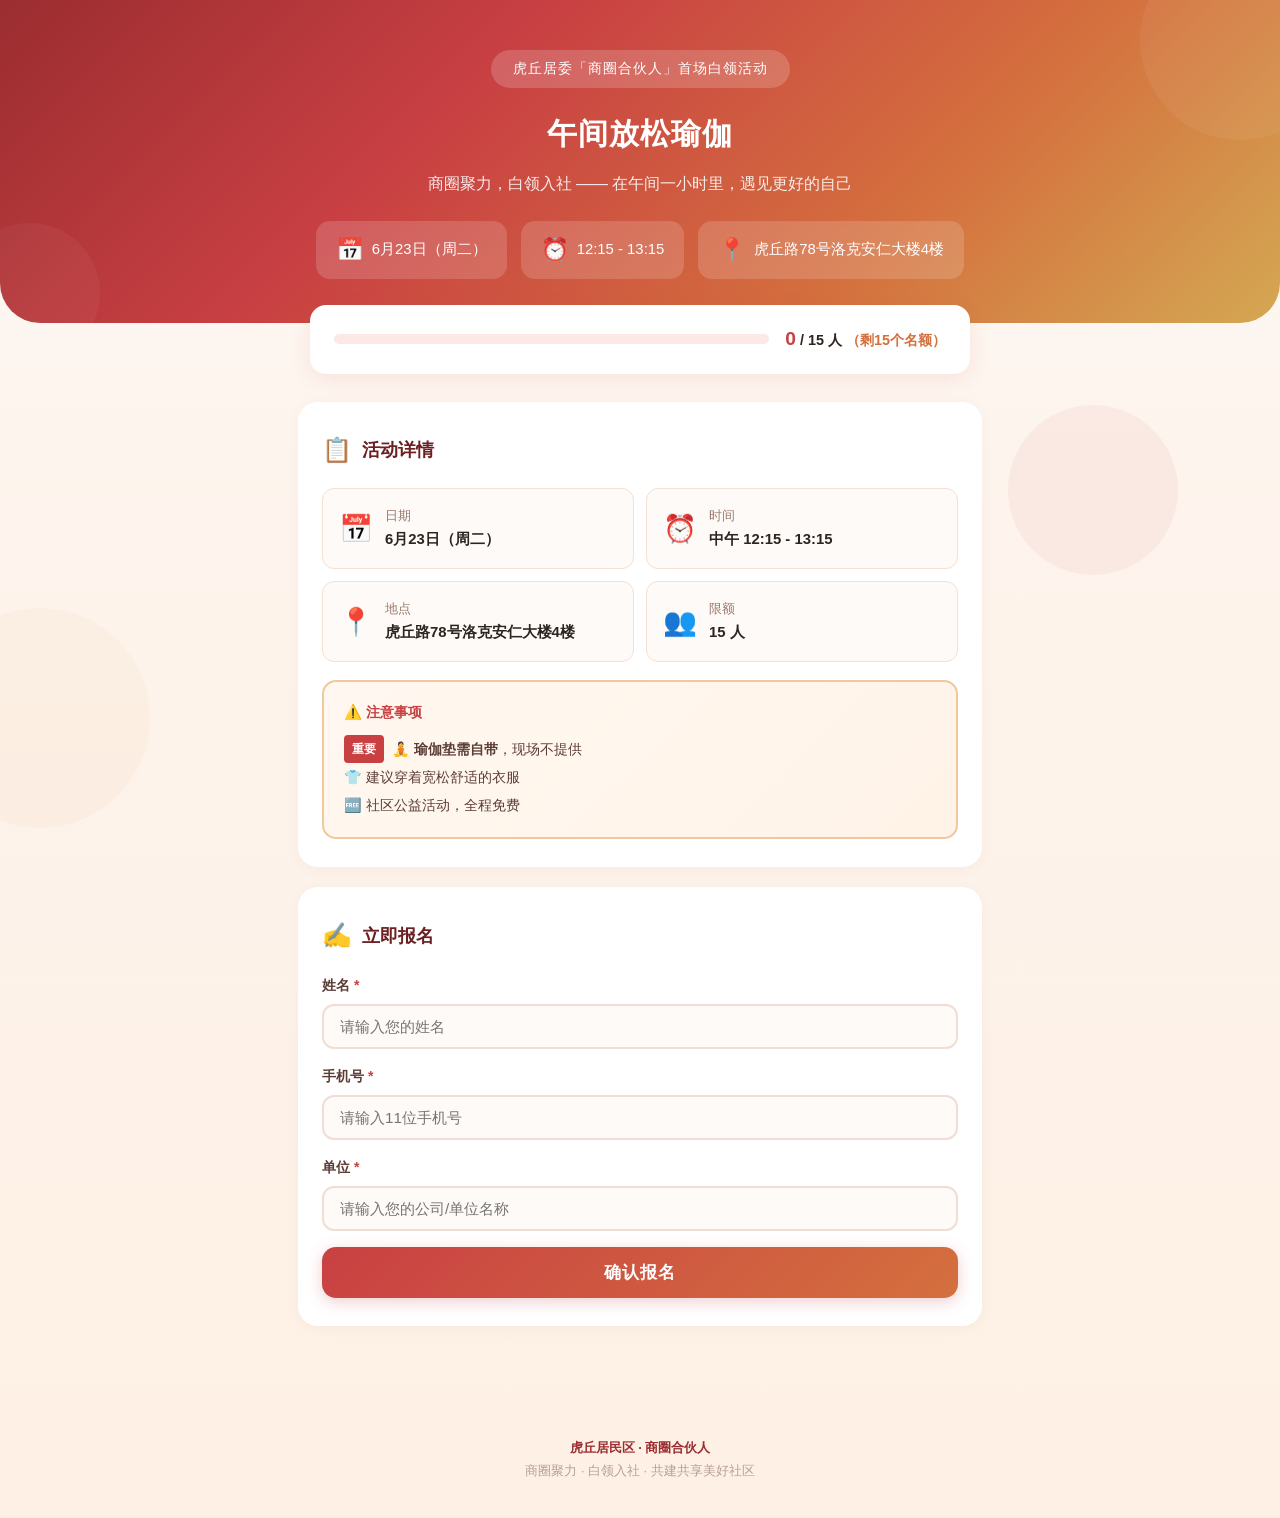
<file: index.html>
<!DOCTYPE html>
<html lang="zh-CN">
<head>
<meta charset="UTF-8">
<meta name="viewport" content="width=device-width, initial-scale=1.0">
<title>虎丘居委 · 商圈合伙人 | 午间放松瑜伽</title>
<link rel="icon" href="data:image/svg+xml,<svg xmlns='http://www.w3.org/2000/svg' viewBox='0 0 100 100'><text y='.9em' font-size='90'>🧘</text></svg>">
<style>
* { box-sizing: border-box; margin: 0; padding: 0; }
html { scroll-behavior: smooth; }
body {
  font-family: -apple-system, BlinkMacSystemFont, "PingFang SC", "Microsoft YaHei", "Noto Sans SC", sans-serif;
  background: linear-gradient(180deg, #fef9f6 0%, #fdf4ed 30%, #fef0e4 100%);
  color: #2d2420; line-height: 1.7; min-height: 100vh;
}
.bg-deco {
  position: fixed; pointer-events: none; z-index: 0; overflow: hidden;
  top: 0; left: 0; width: 100%; height: 100%;
}
.bg-deco .circle {
  position: absolute; border-radius: 50%; opacity: .06;
  animation: floatCircle 22s ease-in-out infinite;
}
.bg-deco .circle:nth-child(1) { width: 340px; height: 340px; background: #c94043; top: -100px; right: -70px; }
.bg-deco .circle:nth-child(2) { width: 220px; height: 220px; background: #d4a853; bottom: 8%; left: -70px; animation-delay: -8s; }
.bg-deco .circle:nth-child(3) { width: 170px; height: 170px; background: #c94043; top: 45%; right: 8%; animation-delay: -16s; }
@keyframes floatCircle {
  0%, 100% { transform: translateY(0) scale(1); }
  50% { transform: translateY(-35px) scale(1.12); }
}

.hero {
  position: relative; z-index: 1;
  background: linear-gradient(135deg, #9b2d30 0%, #c94043 35%, #d4703e 70%, #d4a853 100%);
  color: #fff; text-align: center; padding: 50px 20px 44px;
  border-radius: 0 0 40px 40px; overflow: hidden;
}
.hero::before { content: ''; position: absolute; top: -60px; right: -60px; width: 200px; height: 200px; background: rgba(255,255,255,.05); border-radius: 50%; }
.hero::after  { content: ''; position: absolute; bottom: -40px; left: -40px; width: 140px; height: 140px; background: rgba(255,255,255,.04); border-radius: 50%; }
.hero * { position: relative; z-index: 1; }
.hero-logo {
  display: inline-block; background: rgba(255,255,255,.18); backdrop-filter: blur(4px);
  padding: 7px 22px; border-radius: 22px; font-size: .88rem; letter-spacing: 1px; margin-bottom: 20px;
}
.hero h1 { font-size: 1.9rem; font-weight: 800; margin-bottom: 10px; letter-spacing: 1px; }
.hero .sub { font-size: 1rem; opacity: .88; margin-bottom: 24px; }
.hero-info { display: flex; justify-content: center; gap: 14px; flex-wrap: wrap; }
.hero-info .tag {
  background: rgba(255,255,255,.16); backdrop-filter: blur(4px);
  padding: 10px 20px; border-radius: 14px; font-size: .93rem;
  display: flex; align-items: center; gap: 8px;
}
.tag .emoji { font-size: 1.4rem; }

.progress-wrap { position: relative; z-index: 1; max-width: 700px; margin: -18px auto 0; padding: 0 20px; }
.progress-card {
  background: #fff; border-radius: 16px; padding: 18px 24px;
  box-shadow: 0 4px 20px rgba(201,64,67,.1);
  display: flex; align-items: center; gap: 16px; flex-wrap: wrap;
}
.progress-bar-outer { flex: 1; min-width: 140px; height: 10px; background: #fce8e6; border-radius: 5px; overflow: hidden; }
.progress-bar-inner { height: 100%; background: linear-gradient(90deg, #c94043, #d4a853); border-radius: 5px; transition: width .5s ease; }
.progress-text { font-size: .9rem; font-weight: 600; white-space: nowrap; }
.progress-text .num { color: #c94043; font-size: 1.2rem; }
.progress-text .left { color: #d4703e; }

.main { position: relative; z-index: 1; max-width: 720px; margin: 0 auto; padding: 28px 18px 80px; }

.section {
  background: #fff; border-radius: 20px; padding: 28px 24px;
  box-shadow: 0 2px 16px rgba(0,0,0,.035); margin-bottom: 20px;
}
.section h2 {
  font-size: 1.15rem; font-weight: 700; margin-bottom: 18px;
  display: flex; align-items: center; gap: 10px; color: #6b2022;
}
.section h2 .icon { font-size: 1.5rem; }

.detail-grid { display: grid; grid-template-columns: 1fr 1fr; gap: 12px; }
.detail-card {
  background: #fefaf7; border: 1px solid #f5e0d2; border-radius: 12px; padding: 16px;
  display: flex; align-items: center; gap: 12px;
}
.detail-card .d-icon { font-size: 1.7rem; flex-shrink: 0; }
.detail-card .d-title { font-size: .8rem; color: #9b7a6e; }
.detail-card .d-value { font-size: .93rem; font-weight: 700; color: #2d2420; }

.form-row { margin-bottom: 16px; }
.form-row label { display: block; font-size: .88rem; font-weight: 600; color: #5c3d36; margin-bottom: 6px; }
.form-row label .req { color: #c94043; }
.form-row input {
  width: 100%; padding: 12px 16px; font-size: .95rem; font-family: inherit;
  border: 2px solid #f0ddd4; border-radius: 12px; outline: none;
  transition: border-color .2s, box-shadow .2s; background: #fefaf7;
}
.form-row input:focus { border-color: #c94043; box-shadow: 0 0 0 3px rgba(201,64,67,.08); }

.btn-submit {
  width: 100%; padding: 14px; font-size: 1.05rem; font-weight: 700; font-family: inherit;
  color: #fff; border: none; border-radius: 14px; cursor: pointer;
  background: linear-gradient(135deg, #c94043, #d4703e);
  letter-spacing: 1px; transition: transform .15s, box-shadow .2s;
  box-shadow: 0 4px 16px rgba(201,64,67,.25);
}
.btn-submit:hover:not(:disabled) { transform: translateY(-2px); box-shadow: 0 6px 24px rgba(201,64,67,.35); }
.btn-submit:disabled { background: #ccc; box-shadow: none; cursor: not-allowed; }

.msg { padding: 12px 16px; border-radius: 12px; font-size: .88rem; margin-bottom: 16px; }
.msg-err { background: #fff0ef; color: #b5393b; border: 1px solid #ffd4d0; }
.msg-ok  { background: #edfff5; color: #1e7e4a; border: 1px solid #c3f0d1; }
.msg-info { background: #fef8f2; color: #8c6550; text-align: center; padding: 24px; font-size: 1rem; border-radius: 14px; }

.footer { text-align: center; padding: 10px 20px 36px; font-size: .8rem; color: #b8a095; position: relative; z-index: 1; line-height: 1.8; }
.footer .org { color: #9b2d30; font-weight: 600; }

@media (max-width: 600px) {
  .hero { padding: 38px 16px 34px; border-radius: 0 0 28px 28px; }
  .hero h1 { font-size: 1.4rem; }
  .detail-grid { grid-template-columns: 1fr; }
  .progress-card { padding: 14px 16px; }
  .section { padding: 20px 16px; border-radius: 16px; }
}
</style>
</head>
<body>

<div class="bg-deco"><div class="circle"></div><div class="circle"></div><div class="circle"></div></div>

<header class="hero">
  <div class="hero-logo">虎丘居委「商圈合伙人」首场白领活动</div>
  <h1>午间放松瑜伽</h1>
  <p class="sub">商圈聚力，白领入社 —— 在午间一小时里，遇见更好的自己</p>
  <div class="hero-info">
    <div class="tag"><span class="emoji">📅</span> 6月23日（周二）</div>
    <div class="tag"><span class="emoji">⏰</span> 12:15 - 13:15</div>
    <div class="tag"><span class="emoji">📍</span> 虎丘路78号洛克安仁大楼4楼</div>
  </div>
</header>

<div class="progress-wrap">
  <div class="progress-card">
    <div class="progress-bar-outer"><div class="progress-bar-inner" id="barFill" style="width:0%"></div></div>
    <div class="progress-text" id="barText">加载中...</div>
  </div>
</div>

<main class="main">

  <section class="section">
    <h2><span class="icon">📋</span> 活动详情</h2>
    <div class="detail-grid">
      <div class="detail-card"><span class="d-icon">📅</span><div><div class="d-title">日期</div><div class="d-value">6月23日（周二）</div></div></div>
      <div class="detail-card"><span class="d-icon">⏰</span><div><div class="d-title">时间</div><div class="d-value">中午 12:15 - 13:15</div></div></div>
      <div class="detail-card"><span class="d-icon">📍</span><div><div class="d-title">地点</div><div class="d-value">虎丘路78号洛克安仁大楼4楼</div></div></div>
      <div class="detail-card"><span class="d-icon">👥</span><div><div class="d-title">限额</div><div class="d-value">15 人</div></div></div>
    </div>
    <div style="margin-top:18px;background:linear-gradient(135deg,#fff8f0,#fff3e8);border:2px solid #f0c8a0;border-radius:14px;padding:18px 20px;">
      <div style="font-weight:700;font-size:.9rem;color:#c94043;margin-bottom:10px;">⚠️ 注意事项</div>
      <div style="font-size:.88rem;color:#5c3d36;line-height:2;">
        <div style="display:flex;align-items:center;gap:8px;">
          <span style="background:#c94043;color:#fff;font-size:.75rem;font-weight:700;padding:2px 8px;border-radius:4px;">重要</span>
          <span>🧘 <strong>瑜伽垫需自带</strong>，现场不提供</span>
        </div>
        <div>👕 建议穿着宽松舒适的衣服</div>
        <div>🆓 社区公益活动，全程免费</div>
      </div>
    </div>
  </section>

  <section class="section" id="formSection">
    <h2><span class="icon">✍️</span> 立即报名</h2>
    <div id="formMsg"></div>
    <div class="form-row"><label>姓名 <span class="req">*</span></label><input id="inpName" type="text" placeholder="请输入您的姓名"></div>
    <div class="form-row"><label>手机号 <span class="req">*</span></label><input id="inpPhone" type="tel" placeholder="请输入11位手机号" maxlength="11"></div>
    <div class="form-row"><label>单位 <span class="req">*</span></label><input id="inpOrg" type="text" placeholder="请输入您的公司/单位名称"></div>
    <button class="btn-submit" id="btnSubmit" onclick="submitForm()">确认报名</button>
  </section>

</main>

<footer class="footer">
  <span class="org">虎丘居民区 · 商圈合伙人</span><br>
  商圈聚力 · 白领入社 · 共建共享美好社区
</footer>

<script>
var STORE = 'yoga_signup_data';
var MAX = 15;

function load() {
  try { return JSON.parse(localStorage.getItem(STORE)) || []; }
  catch(e) { return []; }
}
function save(list) { localStorage.setItem(STORE, JSON.stringify(list)); }

function updateBar() {
  var list = load();
  var total = list.length;
  var pct = total / MAX * 100;
  document.getElementById('barFill').style.width = pct + '%';
  var left = MAX - total;
  document.getElementById('barText').innerHTML =
    '<span class="num">' + total + '</span> / ' + MAX + ' 人' +
    (left > 0 ? ' <span class="left">（剩' + left + '个名额）</span>' : ' <span style="color:#c94043">（已满）</span>');
  if (total >= MAX) {
    document.getElementById('btnSubmit').disabled = true;
    document.getElementById('formMsg').innerHTML = '<div class="msg msg-info">🌸 名额已满，感谢大家的热情参与！</div>';
  }
}

function submitForm() {
  var name = document.getElementById('inpName').value.trim();
  var phone = document.getElementById('inpPhone').value.trim();
  var org = document.getElementById('inpOrg').value.trim();
  var msgEl = document.getElementById('formMsg');

  if (!name) { msgEl.innerHTML = '<div class="msg msg-err">请输入姓名</div>'; return; }
  if (!phone) { msgEl.innerHTML = '<div class="msg msg-err">请输入手机号</div>'; return; }
  if (!/^1[3-9]\d{9}$/.test(phone)) { msgEl.innerHTML = '<div class="msg msg-err">请输入正确的11位手机号</div>'; return; }
  if (!org) { msgEl.innerHTML = '<div class="msg msg-err">请输入单位名称</div>'; return; }

  var list = load();
  if (list.length >= MAX) { msgEl.innerHTML = '<div class="msg msg-err">名额已满</div>'; return; }
  if (list.find(function(r) { return r.phone === phone; })) {
    msgEl.innerHTML = '<div class="msg msg-err">该手机号已报名，请勿重复提交</div>'; return;
  }

  list.unshift({
    name: name, phone: phone, organization: org,
    time: new Date().toLocaleString('zh-CN')
  });
  save(list);

  msgEl.innerHTML = '<div class="msg msg-ok">✅ 报名成功！6月23日中午见～</div>';
  document.getElementById('inpName').value = '';
  document.getElementById('inpPhone').value = '';
  document.getElementById('inpOrg').value = '';
  updateBar();
}

updateBar();
</script>

</body>
</html>
</file>
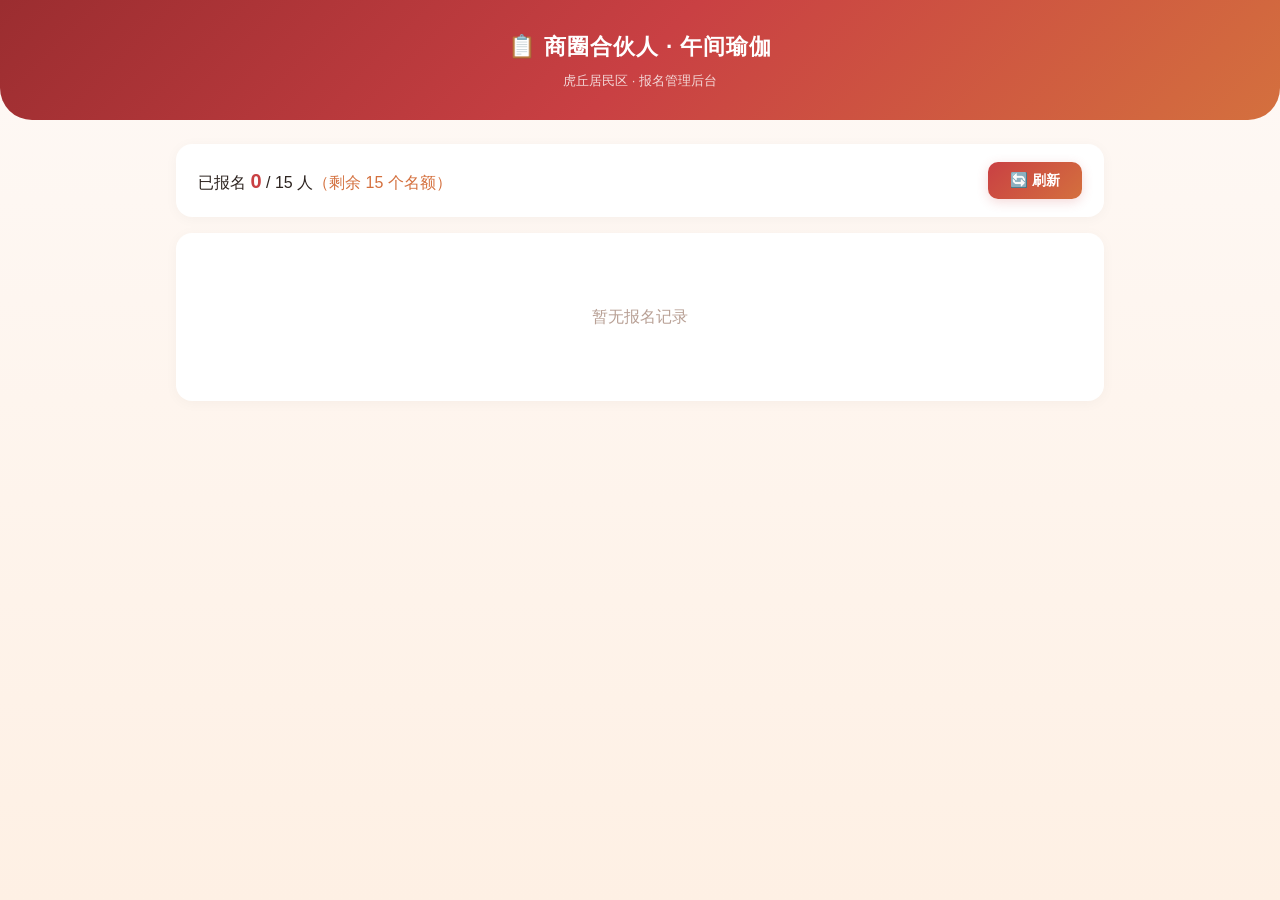
<file: admin.html>
<!DOCTYPE html>
<html lang="zh-CN">
<head>
<meta charset="UTF-8">
<meta name="viewport" content="width=device-width, initial-scale=1.0">
<title>管理后台 · 商圈合伙人午间瑜伽</title>
<style>
* { box-sizing: border-box; margin: 0; padding: 0; }
body {
  font-family: -apple-system, BlinkMacSystemFont, "PingFang SC", "Microsoft YaHei", "Noto Sans SC", sans-serif;
  background: linear-gradient(180deg, #fef9f6 0%, #fef0e4 100%);
  color: #2d2420; line-height: 1.7; min-height: 100vh;
}
.header {
  background: linear-gradient(135deg, #9b2d30, #c94043, #d4703e);
  color: #fff; text-align: center; padding: 28px 20px;
  border-radius: 0 0 32px 32px;
}
.header h1 { font-size: 1.4rem; font-weight: 800; letter-spacing: 1px; }
.header .sub { font-size: .82rem; opacity: .8; margin-top: 4px; }

.main { max-width: 960px; margin: 0 auto; padding: 24px 16px 60px; }

.toolbar {
  background: #fff; border-radius: 16px; padding: 18px 22px;
  box-shadow: 0 2px 14px rgba(0,0,0,.035); margin-bottom: 16px;
  display: flex; align-items: center; justify-content: space-between; flex-wrap: wrap; gap: 12px;
}
.toolbar .info { font-size: 1rem; }
.toolbar .info strong { color: #c94043; font-size: 1.25rem; }
.toolbar .info .left { color: #d4703e; }
.toolbar button {
  padding: 9px 22px; font-size: .9rem; font-weight: 600;
  color: #fff; background: linear-gradient(135deg, #c94043, #d4703e);
  border: none; border-radius: 10px; cursor: pointer;
  box-shadow: 0 3px 12px rgba(201,64,67,.2);
}
.toolbar button:hover { transform: translateY(-1px); box-shadow: 0 4px 16px rgba(201,64,67,.3); }

.table-card { background: #fff; border-radius: 16px; padding: 20px; box-shadow: 0 2px 14px rgba(0,0,0,.035); overflow-x: auto; }
table { width: 100%; border-collapse: collapse; font-size: .9rem; }
th { text-align: left; padding: 12px 12px; border-bottom: 2px solid #d4a853; color: #5c3d36; font-weight: 700; white-space: nowrap; }
td { padding: 12px 12px; border-bottom: 1px solid #f5e0d2; }
tr:hover { background: #fefaf7; }

.btn-del {
  padding: 5px 16px; font-size: .82rem; font-weight: 600;
  color: #c94043; background: #fff; border: 1.5px solid #c94043;
  border-radius: 8px; cursor: pointer; white-space: nowrap;
  transition: all .15s;
}
.btn-del:hover { background: #c94043; color: #fff; }

.empty { text-align: center; padding: 50px 20px; color: #b8a095; font-size: 1rem; }
.loading { text-align: center; padding: 50px 20px; color: #b8a095; }
.err-msg { background: #fff0ef; color: #b5393b; padding: 14px 18px; border-radius: 12px; margin-bottom: 16px; }

@media (max-width: 600px) {
  th, td { padding: 8px 5px; font-size: .78rem; }
  .header { border-radius: 0 0 22px 22px; }
}
</style>
</head>
<body>

<div class="header">
  <h1>📋 商圈合伙人 · 午间瑜伽</h1>
  <div class="sub">虎丘居民区 · 报名管理后台</div>
</div>

<div class="main">
  <div id="toolbar" class="toolbar"><div class="loading">加载中...</div></div>
  <div id="tableArea" class="table-card"><div class="loading">加载中...</div></div>
</div>

<script>
var STORE = 'yoga_signup_data';
var MAX = 15;

function loadData() {
  try { return JSON.parse(localStorage.getItem(STORE)) || []; }
  catch(e) { return []; }
}

function saveData(list) { localStorage.setItem(STORE, JSON.stringify(list)); }

function load() {
  var list = loadData();
  document.getElementById('toolbar').innerHTML =
    '<div class="info">已报名 <strong>' + list.length + '</strong> / ' + MAX + ' 人<span class="left">（剩余 ' + (MAX - list.length) + ' 个名额）</span></div>' +
    '<button onclick="load()">🔄 刷新</button>';

  if (!list.length) {
    document.getElementById('tableArea').innerHTML = '<div class="empty">暂无报名记录</div>';
    return;
  }
  var rows = list.map(function(r, i) {
    return '<tr>' +
      '<td>' + (i + 1) + '</td>' +
      '<td>' + esc(r.name) + '</td>' +
      '<td>' + esc(r.phone) + '</td>' +
      '<td>' + esc(r.organization || '-') + '</td>' +
      '<td>' + esc(r.time) + '</td>' +
      '<td><button class="btn-del" onclick="del(' + i + ')">删除</button></td>' +
      '</tr>';
  }).join('');
  document.getElementById('tableArea').innerHTML =
    '<table><thead><tr><th>#</th><th>姓名</th><th>手机号</th><th>单位</th><th>报名时间</th><th>操作</th></tr></thead><tbody>' + rows + '</tbody></table>';
}

function del(idx) {
  if (!confirm('确定删除该报名信息吗？')) return;
  var list = loadData();
  list.splice(idx, 1);
  saveData(list);
  load();
}

function esc(s) { return String(s).replace(/&/g,'&amp;').replace(/</g,'&lt;').replace(/>/g,'&gt;').replace(/"/g,'&quot;'); }
load();
</script>

</body>
</html>
</file>
